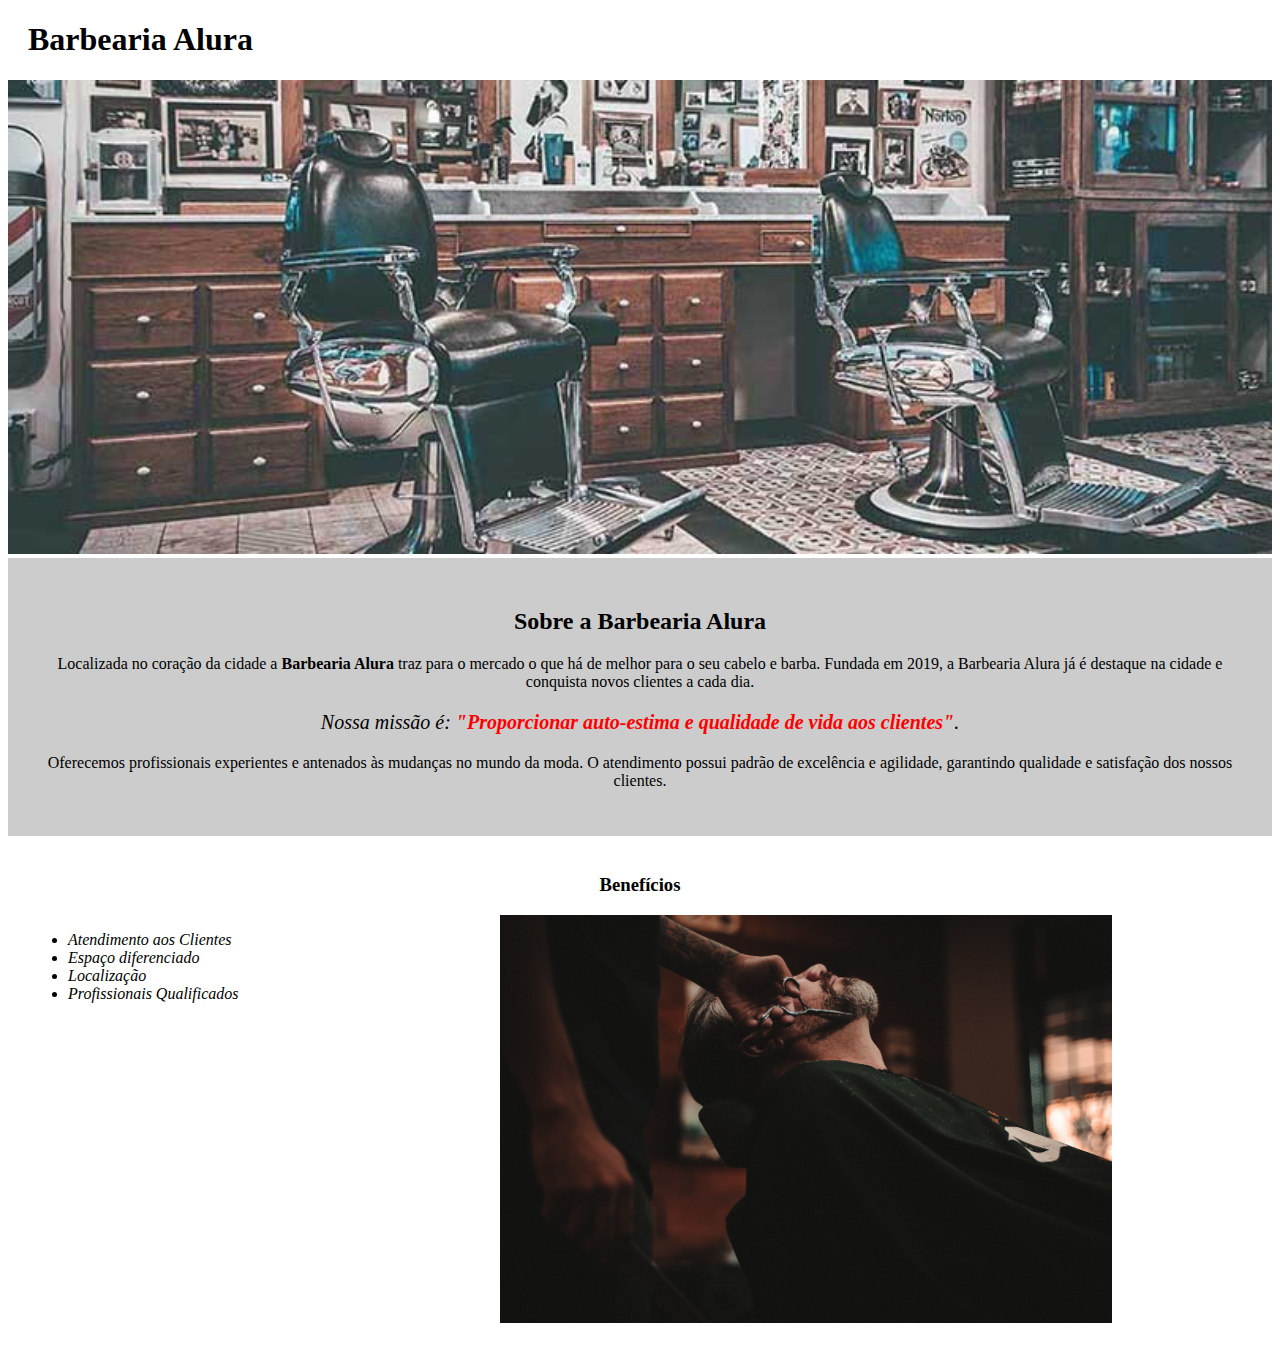
<file: index.html>
<!DOCTYPE html>
<html lang="pt-br">
	<head>
		<meta charset="UTF-8">
		<title>Barbearia Alura</title>
		<link rel="stylesheet" href="style.css">
	</head>

	<body>
		<header>
			<h1 class="titulo-principal">Barbearia Alura</h1>
		</header>
		<img id="banner" src="banner.jpg">
		<div class="principal">
			<h2 class="titulo-centralizado">Sobre a Barbearia Alura</h2>
	 
			<p>Localizada no coração da cidade a <strong>Barbearia Alura</strong> traz para o mercado o que há de melhor para o seu cabelo e barba. Fundada em 2019, a Barbearia Alura já é destaque na cidade e conquista novos clientes a cada dia.</p>

			<p id="missao"><em>Nossa missão é: <strong>"Proporcionar auto-estima e qualidade de vida aos clientes"</strong>.</em></p>

			<p>Oferecemos profissionais experientes e antenados às mudanças no mundo da moda. O atendimento possui padrão de excelência e agilidade, garantindo qualidade e satisfação dos nossos clientes.</p>
		</div>

		<div class="beneficios">
			<h3 class="titulo-centralizado">Benefícios</h3>

			<ul>
				<li class="itens">Atendimento aos Clientes</li>
				<li class="itens">Espaço diferenciado</li>
				<li class="itens">Localização</li>
				<li class="itens">Profissionais Qualificados</li>
			</ul>

			<img src="beneficios.jpg" class="imagembeneficios">
		</div>
	</body>
</html>
</file>
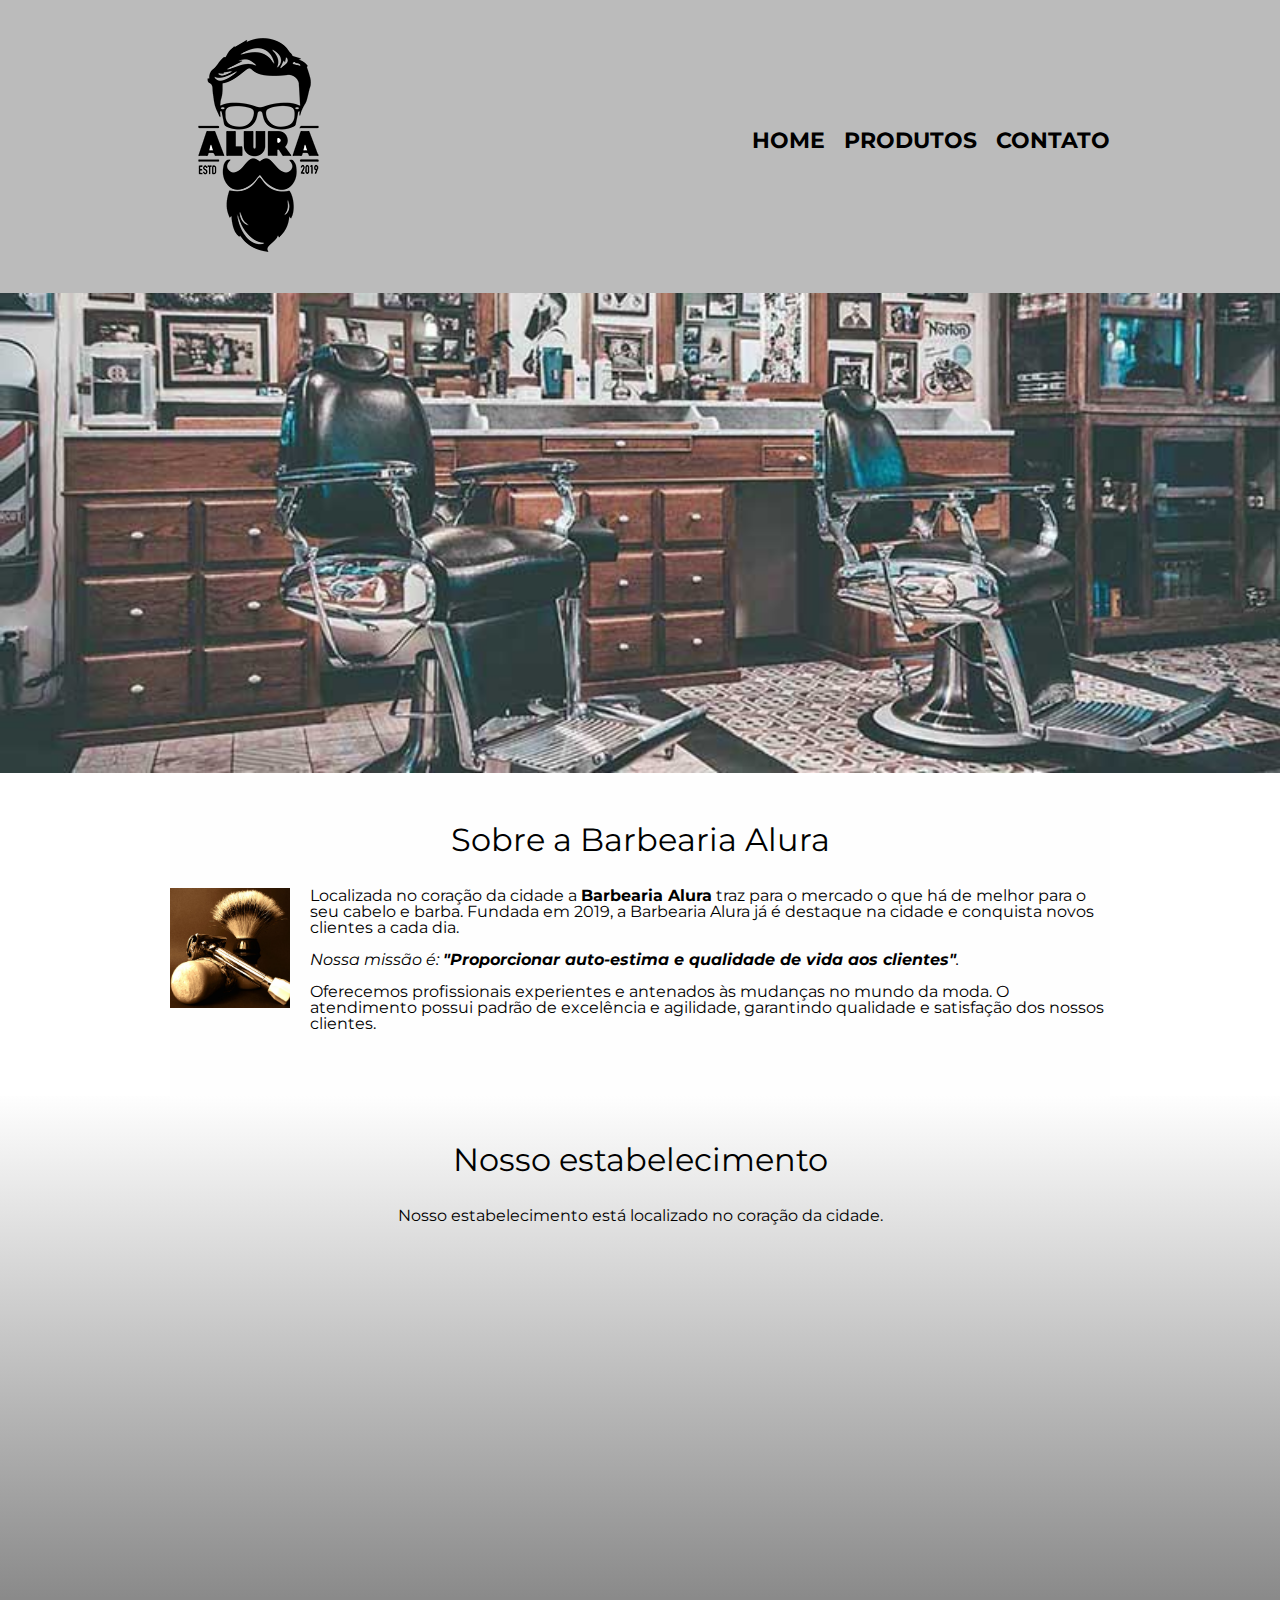
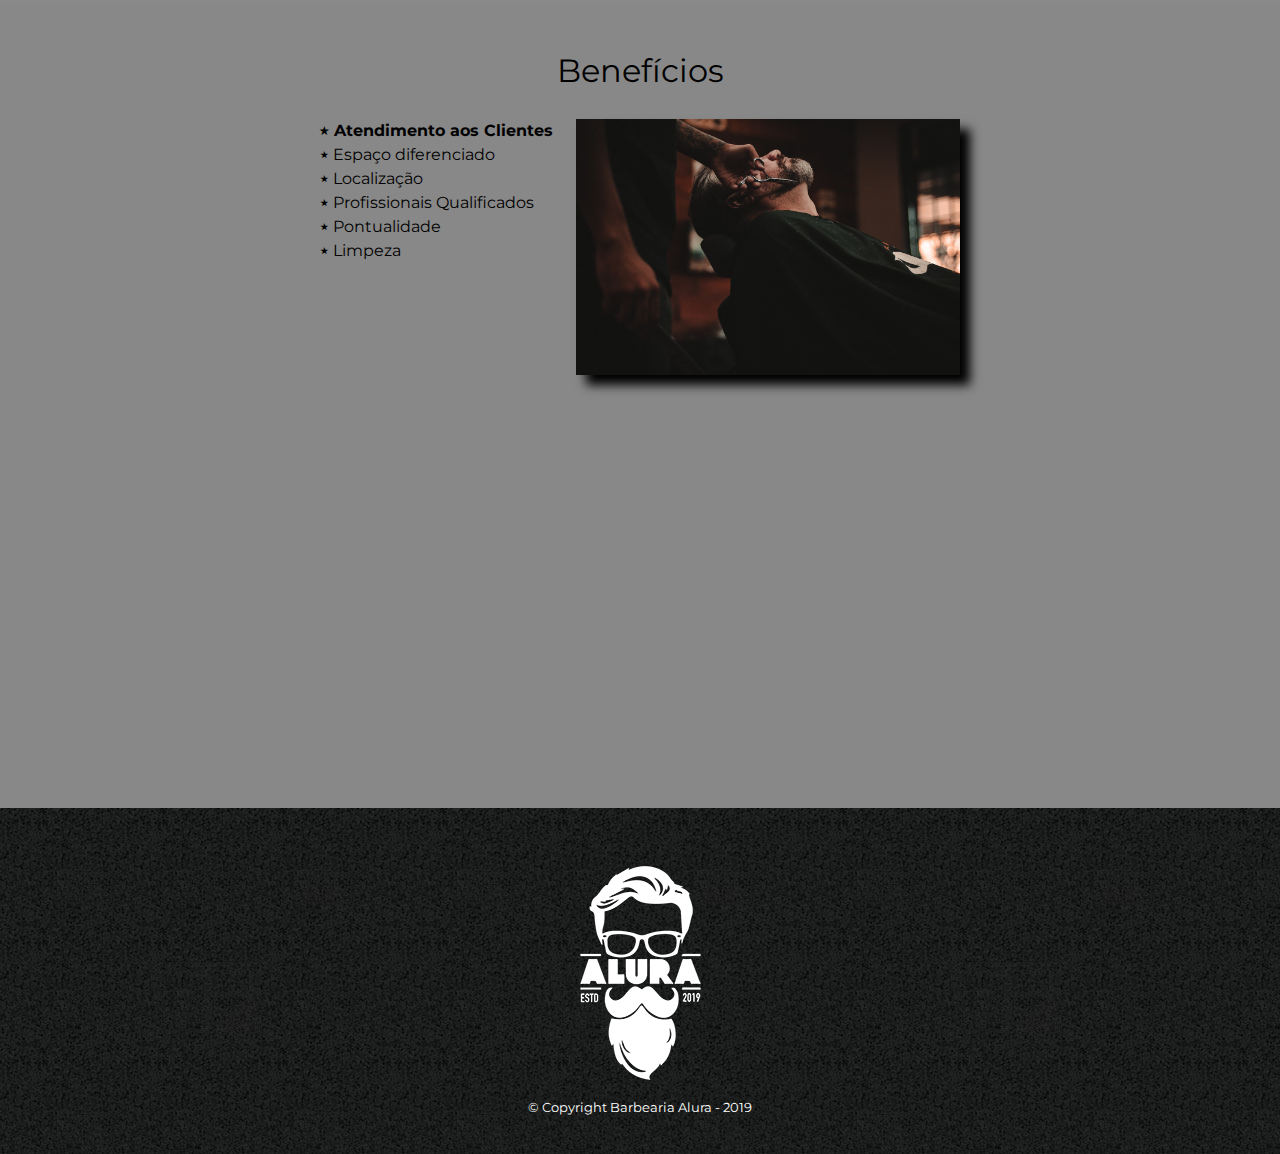
<file: html/index.html>
<!DOCTYPE html>
<html>

<head>
	<meta charset="UTF-8" />
	<meta name="viewport" content="width=device-width">
	<title>Barbearia Alura</title>
	<link rel="stylesheet" href="../css/reset.css" />
	<link rel="stylesheet" href="../css/header.css" />
	<link rel="stylesheet" href="../css/footer.css" />
	<link rel="stylesheet" href="../css/home.css" />
	<link href="https://fonts.googleapis.com/css?family=Montserrat&display=swap" rel="stylesheet">
</head>

<body>
	<header>
		<div class="caixa">
			<h1><img src="../imgs/logo.png"></h1>
			<nav>
				<ul>
					<li><a href='index.html'>Home</a></li>
					<li><a href='produtos.html'>Produtos</a></li>
					<li><a href='contato.html'>Contato</a></li>
				</ul>
			</nav>
		</div>
	</header>

	<img class="banner" src="../imgs/banner.jpg">

	<main>
		<section class="principal">
			<h3 class="titulo-principal">Sobre a Barbearia Alura</h3>

			<img class="utensilios" src="../imgs/utensilios.jpg" alt="Utensilios de um barbeiro.">

			<p>Localizada no coração da cidade a <strong>Barbearia Alura</strong> traz para o mercado o que há de melhor
				para o seu cabelo e barba. Fundada em 2019, a Barbearia Alura já é destaque na cidade e conquista novos
				clientes a cada dia.</p>

			<p><em>Nossa missão é: <strong>"Proporcionar auto-estima e qualidade de vida aos
						clientes"</strong>.</em></p>

			<p>Oferecemos profissionais experientes e antenados às mudanças no mundo da moda. O atendimento possui
				padrão de
				excelência e agilidade, garantindo qualidade e satisfação dos nossos clientes.</p>
		</section>

		<section class="mapa">
			<h3 class="titulo-principal">Nosso estabelecimento</h3>
			<p>Nosso estabelecimento está localizado no coração da cidade.</p>
		
			<div class="mapa-conteudo">
				<iframe src="https://www.google.com/maps/embed?pb=!1m18!1m12!1m3!1d3656.4483278365396!2d-46.63466568562861!3d-23.588249068469487!2m3!1f0!2f0!3f0!3m2!1i1024!2i768!4f13.1!3m3!1m2!1s0x94ce5a2b2ed7f3a1%3A0xab35da2f5ca62674!2sCaelum!5e0!3m2!1spt-BR!2sbr!4v1568814489656!5m2!1spt-BR!2sbr" width="100%" height="300" frameborder="0" style="border:0;" allowfullscreen=""></iframe>
			</div>
		</section>

		<section class="beneficios">
			<h3 class="titulo-principal">Benefícios</h3>

			<div class="conteudo-beneficios">
				<ul class="lista-beneficios">
					<li class="itens">Atendimento aos Clientes</li>
					<li class="itens">Espaço diferenciado</li>
					<li class="itens">Localização</li>
					<li class="itens">Profissionais Qualificados</li>
					<li class="itens">Pontualidade</li>
					<li class="itens">Limpeza</li>
				</ul><img src="../imgs/beneficios.jpg" class="imagem-beneficios">
			</div>

			<div class="video">
				<iframe width="100%" height="315" src="https://www.youtube.com/embed/wcVVXUV0YUY" frameborder="0" allow="accelerometer; autoplay; encrypted-media; gyroscope; picture-in-picture" allowfullscreen></iframe>
			</div>

		</section>
	</main>

	<footer>
		<img src='../imgs/logo-branco.png' />
		<p class='copyright'>&copy; Copyright Barbearia Alura - 2019</p>
	</footer>
</body>

</html>
</file>
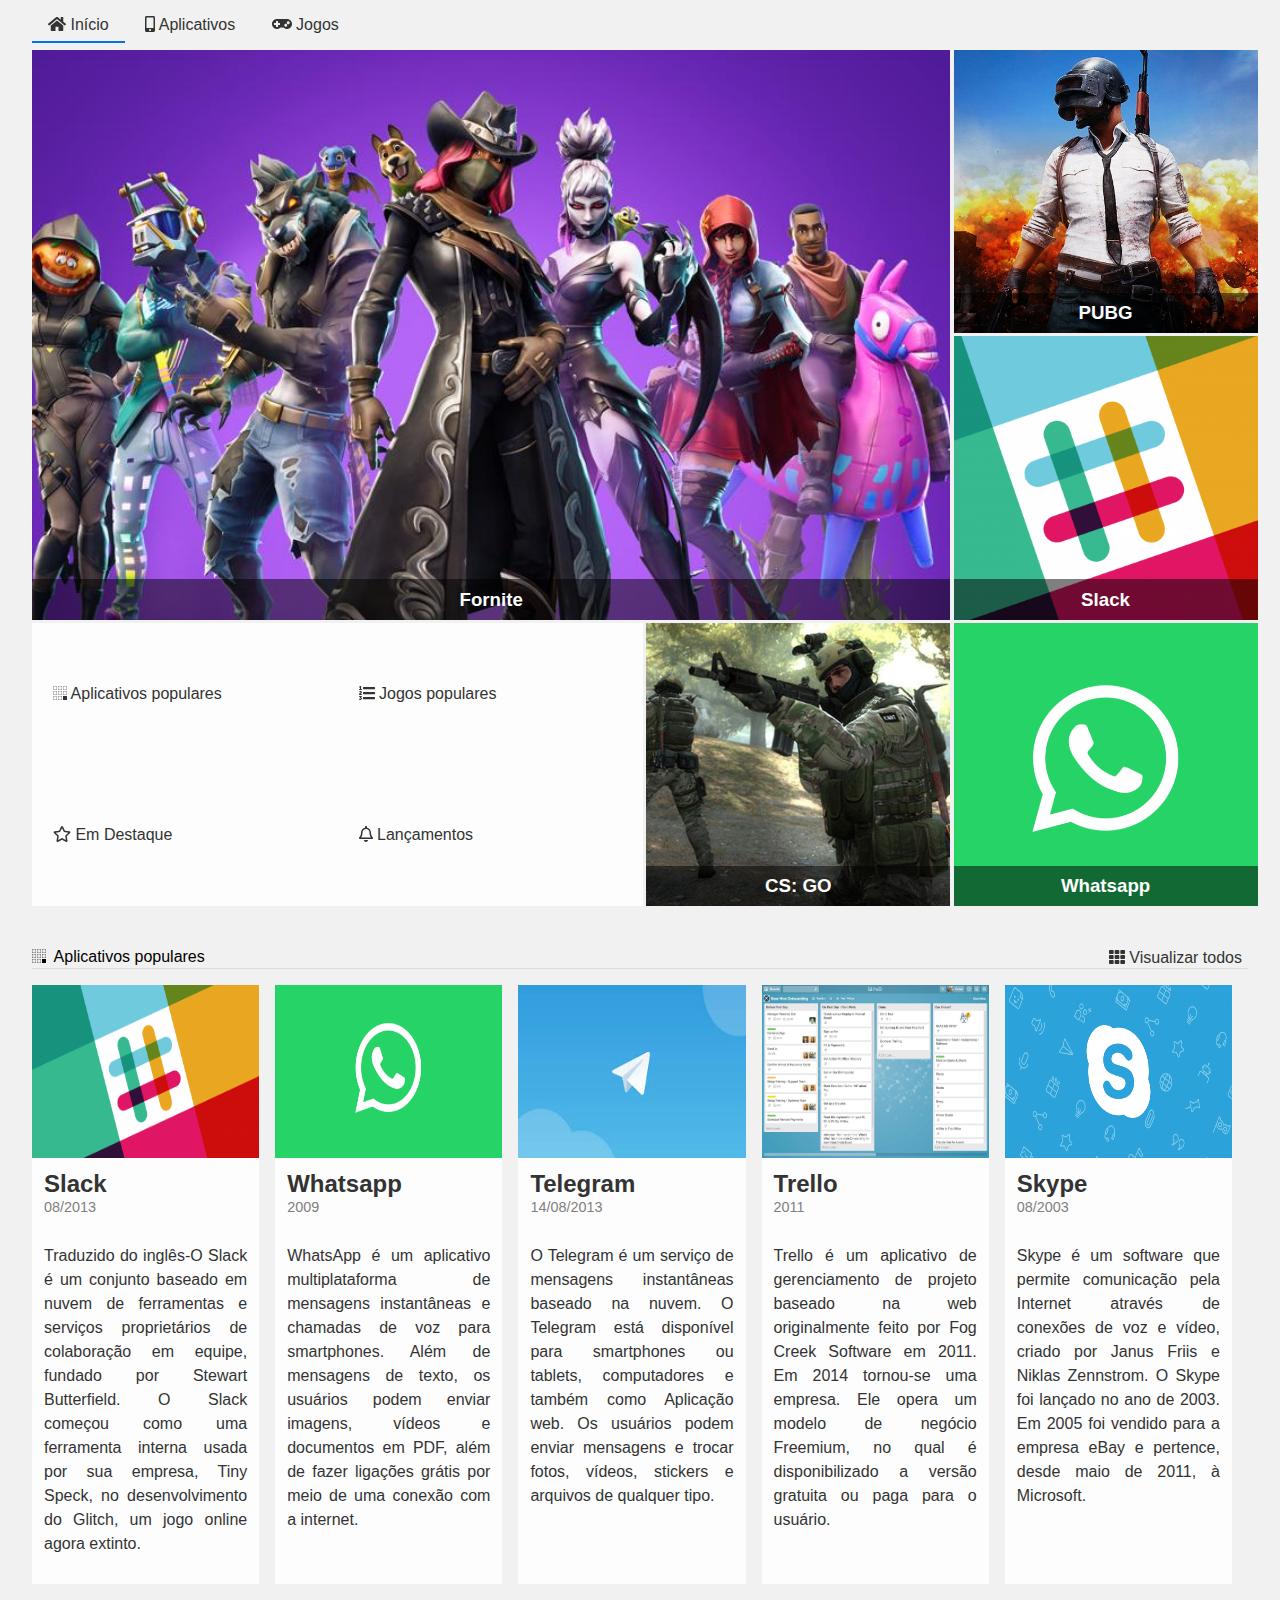
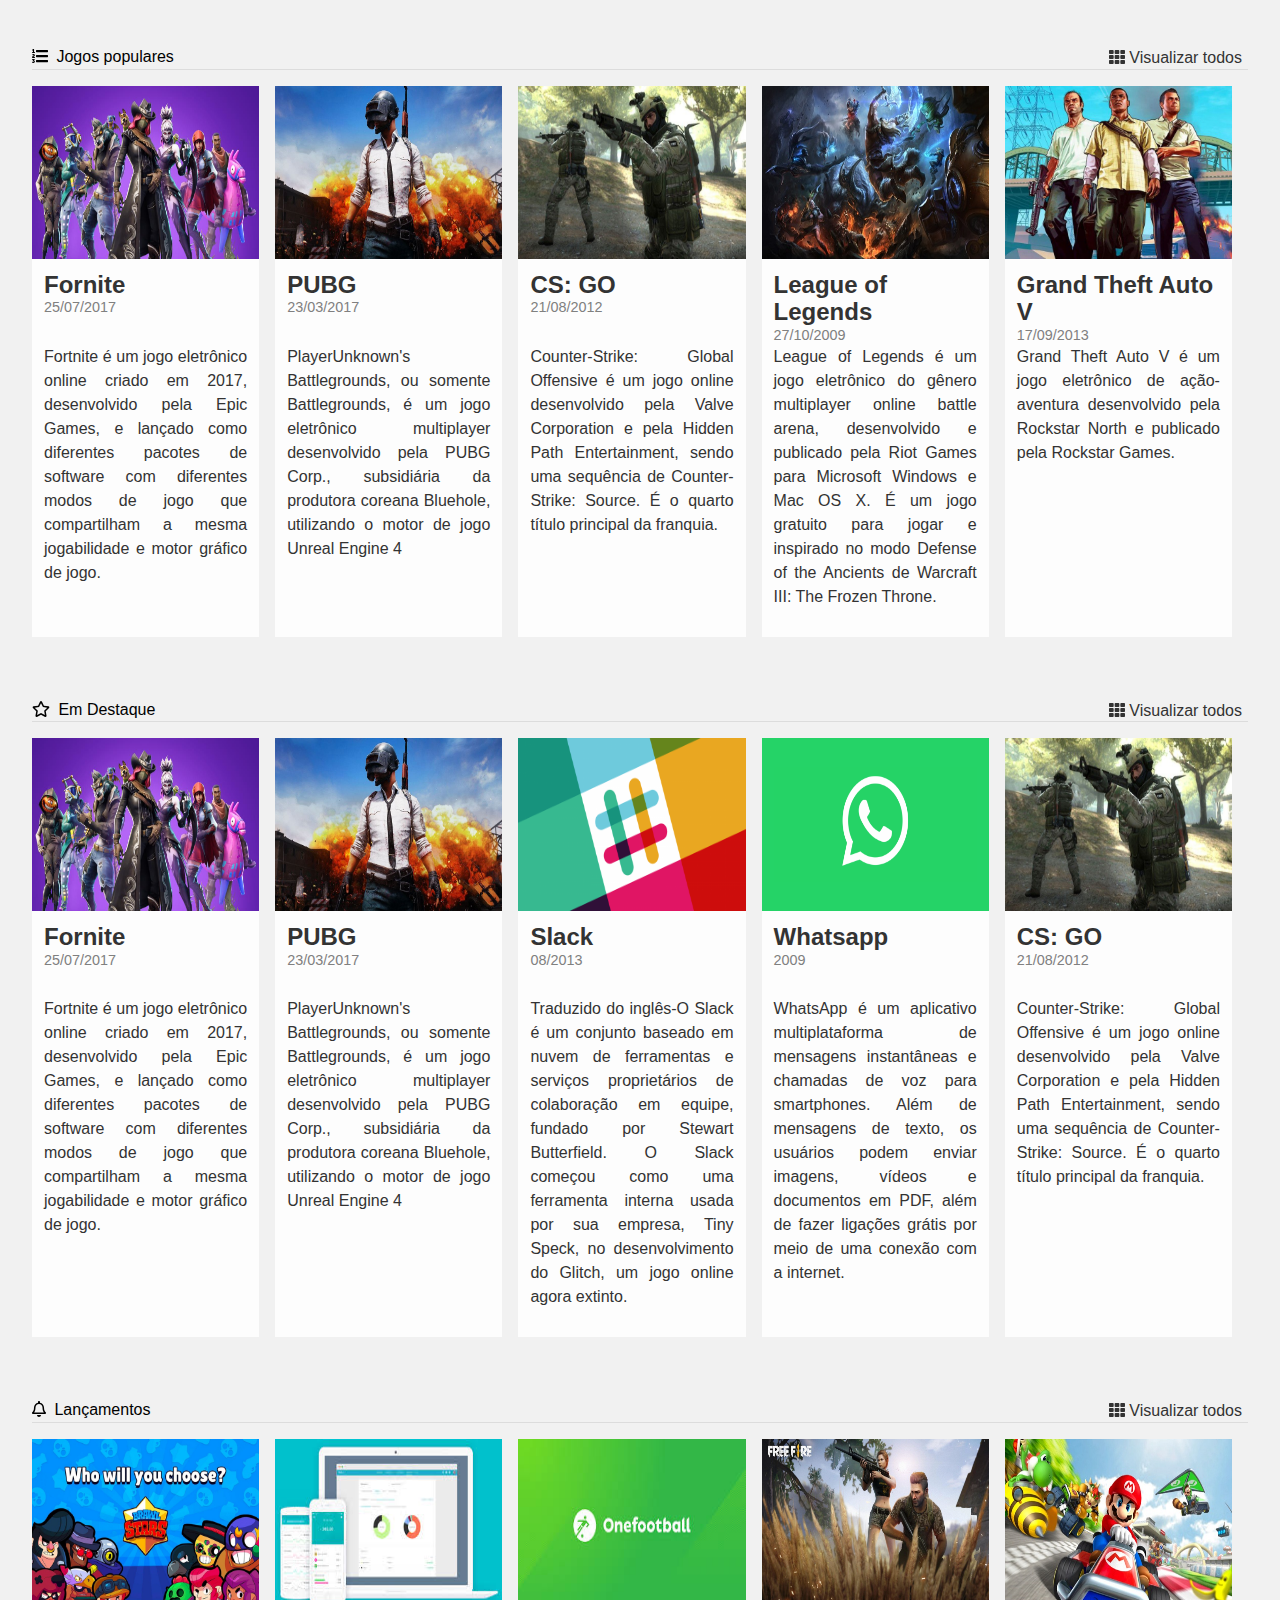
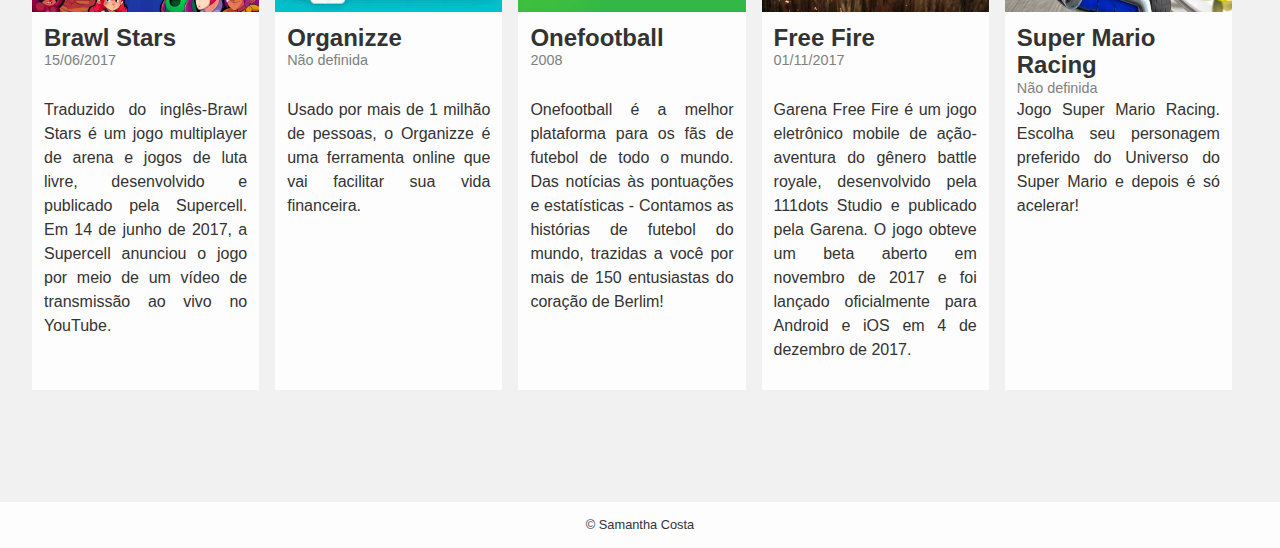
<file: store/index.html>
<!DOCTYPE html>
<html lang="en">

<head>
    <meta charset="UTF-8">
    <meta name="viewport" content="width=device-width, initial-scale=1.0">
    <meta http-equiv="X-UA-Compatible" content="ie=edge">
    <title>Alura Store | Baixe nossos aplicativos e jogos</title>
    <link href="./assets/css/normalize.css" rel="stylesheet">
    <link href="./assets/css/reset.css" rel="stylesheet">
    <link href="./assets/css/style.css" rel="stylesheet">
    <link href="./assets/css/menu.css" rel="stylesheet">
    <link href="./assets/css/destaques.css" rel="stylesheet">
    <link href="./assets/css/populares.css" rel="stylesheet">
    <link href="./assets/css/responsivo.css" rel="stylesheet">
</head>

<body class="app">
    <header class="cabecalho">
        <nav class="menu">
            <ul class="menu__lista">
                <li class="menu__item">
                    <a class="menu__link ativo" href="#"><i class="fas fa-home"></i> Início</a>
                    <a class="menu__link" href="#"><i class="fas fa-mobile-alt"></i> Aplicativos</a>
                    <a class="menu__link" href="#"><i class="fas fa-gamepad"></i> Jogos</a>
                </li>
            </ul>
        </nav>
    </header>
    <main class="conteudo">
        <section class="destaques">
            <div class="destaques__principal caixa">
                <h3 class="destaques__titulo">Fornite</h3>
            </div>
            <div class="destaques__secundario caixa">
                <h3 class="destaques__titulo">PUBG</h3>
            </div>
            <div class="destaques__secundario caixa">
                <h3 class="destaques__titulo">Slack</h3>
            </div>
            <div class="destaques__secundario caixa">
                <h3 class="destaques__titulo">Whatsapp</h3>
            </div>
            <div class="destaques__secundario caixa">
                <h3 class="destaques__titulo">CS: GO</h3>
            </div>
            <div class="destaques__categorias">
                <ul class="destaques__categorias___lista">
                    <li class="destaques__categorias___item">
                        <a class="destaques__categorias___link" href="#">
                            <i class="destaques__categorias___icone fab fa-buromobelexperte"></i>
                            Aplicativos populares
                        </a>
                    </li>
                    <li class="destaques__categorias___item">
                        <a class="destaques__categorias___link" href="#">
                            <i class="fas fa-list-ol"></i>
                            Jogos populares
                        </a>
                    </li>
                    <li class="destaques__categorias___item">
                        <a class="destaques__categorias___link" href="#">
                            <i class="far fa-star"></i>
                            Em Destaque
                        </a>
                    </li>
                    <li class="destaques__categorias___item">
                        <a class="destaques__categorias___link" href="#">
                            <i class="far fa-bell"></i>
                            Lançamentos
                        </a>
                    </li>
                </ul>
            </div>
        </section>
        <section class="populares">
            <div class="populares__itens">
                <div class="populares__info">
                    <div class="populares__cabecalho">
                        <h4 class="populares__titulo">
                            <i class="populares__icone fab fa-buromobelexperte"></i> Aplicativos populares
                        </h4>
                        <button class="populares__botao">
                            <i class="fas fa-th"></i> Visualizar todos
                        </button>
                    </div>
                </div>
                <div class="populares__conteudo">
                    <div class="populares__card">
                        <img class="populares__card___imagem" src="./assets/img/slack.png">
                        <div class="populares__card___corpo">
                            <div class="populares__card___cabecalho">
                                <h5 class="populares__card___titulo">Slack</h5>
                                <time class="populares__card___data" datetime="2013-08-01">08/2013</time>
                            </div>
                            <div class="populares__card___descricao">
                                Traduzido do inglês-O Slack é um conjunto baseado em nuvem de ferramentas e serviços proprietários de colaboração em equipe, fundado por Stewart Butterfield. O Slack começou como uma ferramenta interna usada por sua empresa, Tiny Speck, no desenvolvimento do Glitch, um jogo online agora extinto.
                            </div>
                        </div>
                    </div>
                    <div class="populares__card">
                        <img class="populares__card___imagem" src="./assets/img/whatsapp.png">
                        <div class="populares__card___corpo">
                            <div class="populares__card___cabecalho">
                                <h5 class="populares__card___titulo">Whatsapp</h5>
                                <time class="populares__card___data" datetime="20090-01-01">2009</time>
                            </div>
                            <div class="populares__card___descricao">
                                WhatsApp é um aplicativo multiplataforma de mensagens instantâneas e chamadas de voz para smartphones. Além de mensagens de texto, os usuários podem enviar imagens, vídeos e documentos em PDF, além de fazer ligações grátis por meio de uma conexão com a internet.
                            </div>
                        </div>
                    </div>
                    <div class="populares__card">
                        <img class="populares__card___imagem" src="./assets/img/telegram.jpeg">
                        <div class="populares__card___corpo">
                            <div class="populares__card___cabecalho">
                                <h5 class="populares__card___titulo">Telegram</h5>
                                <time class="populares__card___data" datetime="2013-08-14">14/08/2013</time>
                            </div>
                            <div class="populares__card___descricao">
                                O Telegram é um serviço de mensagens instantâneas baseado na nuvem. O Telegram está disponível para smartphones ou tablets, computadores e também como Aplicação web. Os usuários podem enviar mensagens e trocar fotos, vídeos, stickers e arquivos de qualquer tipo.
                            </div>
                        </div>
                    </div>
                    <div class="populares__card">
                        <img class="populares__card___imagem" src="./assets/img/trello.jpg">
                        <div class="populares__card___corpo">
                            <div class="populares__card___cabecalho">
                                <h5 class="populares__card___titulo">Trello</h5>
                                <time class="populares__card___data" datetime="2011-01-01">2011</time>
                            </div>
                            <div class="populares__card___descricao">
                                Trello é um aplicativo de gerenciamento de projeto baseado na web originalmente feito por Fog Creek Software em 2011. Em 2014 tornou-se uma empresa. Ele opera um modelo de negócio Freemium, no qual é disponibilizado a versão gratuita ou paga para o usuário.
                            </div>
                        </div>
                    </div>
                    <div class="populares__card">
                        <img class="populares__card___imagem" src="./assets/img/skype.png">
                        <div class="populares__card___corpo">
                            <div class="populares__card___cabecalho">
                                <h5 class="populares__card___titulo">Skype</h5>
                                <time class="populares__card___data" datetime="2003-08-01">08/2003</time>
                            </div>
                            <div class="populares__card___descricao">
                                Skype é um software que permite comunicação pela Internet através de conexões de voz e vídeo, criado por Janus Friis e Niklas Zennstrom. O Skype foi lançado no ano de 2003. Em 2005 foi vendido para a empresa eBay e pertence, desde maio de 2011, à Microsoft.
                            </div>
                        </div>
                    </div>
                </div>
            </div>
            <div class="populares__itens">
                <div class="populares__info">
                    <div class="populares__cabecalho">
                        <h4 class="populares__titulo">
                            <i class="populares__icone fas fa-list-ol"></i>
                            Jogos populares
                        </h4>
                        <button class="populares__botao">
                            <i class="fas fa-th"></i>
                            Visualizar todos
                        </button>
                    </div>
                </div>
                <div class="populares__conteudo">
                    <div class="populares__card">
                        <img class="populares__card___imagem" src="./assets/img/fortnite.jpg">
                        <div class="populares__card___corpo">
                            <div class="populares__card___cabecalho">
                                <h5 class="populares__card___titulo">Fornite</h5>
                                <time class="populares__card___data" datetime="2017-07-25">25/07/2017</time>
                            </div>
                            <div class="populares__card___descricao">
                                Fortnite é um jogo eletrônico online criado em 2017, desenvolvido pela Epic Games, e lançado como diferentes pacotes de software com diferentes modos de jogo que compartilham a mesma jogabilidade e motor gráfico de jogo.
                            </div>
                        </div>
                    </div>
                    <div class="populares__card">
                        <img class="populares__card___imagem" src="./assets/img/pubg.jpg">
                        <div class="populares__card___corpo">
                            <div class="populares__card___cabecalho">
                                <h5 class="populares__card___titulo">PUBG</h5>
                                <time class="populares__card___data" datetime="2017-03-23">23/03/2017</time>
                            </div>
                            <div class="populares__card___descricao">
                                PlayerUnknown's Battlegrounds, ou somente Battlegrounds, é um jogo eletrônico multiplayer desenvolvido pela PUBG Corp., subsidiária da produtora coreana Bluehole, utilizando o motor de jogo Unreal Engine 4
                            </div>
                        </div>
                    </div>
                    <div class="populares__card">
                        <img class="populares__card___imagem" src="./assets/img/cs-go.jpg">
                        <div class="populares__card___corpo">
                            <div class="populares__card___cabecalho">
                                <h5 class="populares__card___titulo">CS: GO</h5>
                                <time class="populares__card___data" datetime="2012-08-21">21/08/2012</time>
                            </div>
                            <div class="populares__card___descricao">
                                Counter-Strike: Global Offensive é um jogo online desenvolvido pela Valve Corporation e pela Hidden Path Entertainment, sendo uma sequência de Counter-Strike: Source. É o quarto título principal da franquia.
                            </div>
                        </div>
                    </div>
                    <div class="populares__card">
                        <img class="populares__card___imagem" src="./assets/img/lol.jpg">
                        <div class="populares__card___corpo">
                            <div class="populares__card___cabecalho">
                                <h5 class="populares__card___titulo">League of Legends</h5>
                                <time class="populares__card___data" datetime="2009-10-27">27/10/2009</time>
                            </div>
                            <div class="populares__card___descricao">
                                League of Legends é um jogo eletrônico do gênero multiplayer online battle arena, desenvolvido e publicado pela Riot Games para Microsoft Windows e Mac OS X. É um jogo gratuito para jogar e inspirado no modo Defense of the Ancients de Warcraft III: The Frozen Throne.
                            </div>
                        </div>
                    </div>
                    <div class="populares__card">
                        <img class="populares__card___imagem" src="./assets/img/gta-v.jpg">
                        <div class="populares__card___corpo">
                            <div class="populares__card___cabecalho">
                                <h5 class="populares__card___titulo">Grand Theft Auto V</h5>
                                <time class="populares__card___data" datetime="2013-09-17">17/09/2013</time>
                            </div>
                            <div class="populares__card___descricao">
                                Grand Theft Auto V é um jogo eletrônico de ação-aventura desenvolvido pela Rockstar North e publicado pela Rockstar Games.
                            </div>
                        </div>
                    </div>
                </div>
            </div>
            <div class="populares__itens">
                <div class="populares__info">
                    <div class="populares__cabecalho">
                        <h4 class="populares__titulo">
                            <i class="populares__icone far fa-star"></i>
                            Em Destaque
                        </h4>
                        <button class="populares__botao">
                            <i class="fas fa-th"></i>
                            Visualizar todos
                        </button>
                    </div>
                </div>
                <div class="populares__conteudo">
                    <div class="populares__card">
                        <img class="populares__card___imagem" src="./assets/img/fortnite.jpg">
                        <div class="populares__card___corpo">
                            <div class="populares__card___cabecalho">
                                <h5 class="populares__card___titulo">Fornite</h5>
                                <time class="populares__card___data" datetime="2017-07-25">25/07/2017</time>
                            </div>
                            <div class="populares__card___descricao">
                                Fortnite é um jogo eletrônico online criado em 2017, desenvolvido pela Epic Games, e lançado como diferentes pacotes de software com diferentes modos de jogo que compartilham a mesma jogabilidade e motor gráfico de jogo.
                            </div>
                        </div>
                    </div>
                    <div class="populares__card">
                        <img class="populares__card___imagem" src="./assets/img/pubg.jpg">
                        <div class="populares__card___corpo">
                            <div class="populares__card___cabecalho">
                                <h5 class="populares__card___titulo">PUBG</h5>
                                <time class="populares__card___data" datetime="2017-03-23">23/03/2017</time>
                            </div>
                            <div class="populares__card___descricao">
                                PlayerUnknown's Battlegrounds, ou somente Battlegrounds, é um jogo eletrônico multiplayer desenvolvido pela PUBG Corp., subsidiária da produtora coreana Bluehole, utilizando o motor de jogo Unreal Engine 4
                            </div>
                        </div>
                    </div>
                    <div class="populares__card">
                        <img class="populares__card___imagem" src="./assets/img/slack.png">
                        <div class="populares__card___corpo">
                            <div class="populares__card___cabecalho">
                                <h5 class="populares__card___titulo">Slack</h5>
                                <time class="populares__card___data" datetime="2013-08-01">08/2013</time>
                            </div>
                            <div class="populares__card___descricao">
                                Traduzido do inglês-O Slack é um conjunto baseado em nuvem de ferramentas e serviços proprietários de colaboração em equipe, fundado por Stewart Butterfield. O Slack começou como uma ferramenta interna usada por sua empresa, Tiny Speck, no desenvolvimento do Glitch, um jogo online agora extinto.
                            </div>
                        </div>
                    </div>
                    <div class="populares__card">
                        <img class="populares__card___imagem" src="./assets/img/whatsapp.png">
                        <div class="populares__card___corpo">
                            <div class="populares__card___cabecalho">
                                <h5 class="populares__card___titulo">Whatsapp</h5>
                                <time class="populares__card___data" datetime="20090-01-01">2009</time>
                            </div>
                            <div class="populares__card___descricao">
                                WhatsApp é um aplicativo multiplataforma de mensagens instantâneas e chamadas de voz para smartphones. Além de mensagens de texto, os usuários podem enviar imagens, vídeos e documentos em PDF, além de fazer ligações grátis por meio de uma conexão com a internet.
                            </div>
                        </div>
                    </div>
                    <div class="populares__card">
                        <img class="populares__card___imagem" src="./assets/img/cs-go.jpg"> 
                        <div class="populares__card___corpo">
                            <div class="populares__card___cabecalho">
                                <h5 class="populares__card___titulo">CS: GO</h5>
                                <time class="populares__card___data" datetime="2012-08-21">21/08/2012</time>
                            </div>
                            <div class="populares__card___descricao">
                                Counter-Strike: Global Offensive é um jogo online desenvolvido pela Valve Corporation e pela Hidden Path Entertainment, sendo uma sequência de Counter-Strike: Source. É o quarto título principal da franquia.
                            </div>
                        </div>
                    </div>
                </div>
            </div>
            <div class="populares__itens">
                <div class="populares__info">
                    <div class="populares__cabecalho">
                        <h4 class="populares__titulo">
                            <i class="populares__icone far fa-bell"></i>
                            Lançamentos
                        </h4>
                        <button class="populares__botao">
                            <i class="fas fa-th"></i>
                            Visualizar todos
                        </button>
                    </div>
                </div>
                <div class="populares__conteudo">
                    <div class="populares__card">
                        <img class="populares__card___imagem" src="./assets/img/brawl-stars.jpg"> 
                        <div class="populares__card___corpo">
                            <div class="populares__card___cabecalho">
                                <h5 class="populares__card___titulo">Brawl Stars</h5>
                                <time class="populares__card___data" datetime="2017-06-15">15/06/2017</time>
                            </div>
                            <div class="populares__card___descricao">
                                Traduzido do inglês-Brawl Stars é um jogo multiplayer de arena e jogos de luta livre, desenvolvido e publicado pela Supercell. Em 14 de junho de 2017, a Supercell anunciou o jogo por meio de um vídeo de transmissão ao vivo no YouTube.
                            </div>
                        </div>
                    </div>
                    <div class="populares__card">
                        <img class="populares__card___imagem" src="./assets/img/organizze.jpeg"> 
                        <div class="populares__card___corpo">
                            <div class="populares__card___cabecalho">
                                <h5 class="populares__card___titulo">Organizze</h5>
                                <time class="populares__card___data" datetime="">Não definida</time>
                            </div>
                            <div class="populares__card___descricao">
                                Usado por mais de 1 milhão de pessoas, o Organizze é uma ferramenta online que vai facilitar sua vida financeira.  
                            </div>
                        </div>
                    </div>
                    <div class="populares__card">
                        <img class="populares__card___imagem" src="./assets/img/onefotball.jpeg"> 
                        <div class="populares__card___corpo">
                            <div class="populares__card___cabecalho">
                                <h5 class="populares__card___titulo">Onefootball</h5>
                                <time class="populares__card___data" datetime="2008-01-01">2008</time>
                            </div>
                            <div class="populares__card___descricao">
                                Onefootball é a melhor plataforma para os fãs de futebol de todo o mundo. Das notícias às pontuações e estatísticas - Contamos as histórias de futebol do mundo, trazidas a você por mais de 150 entusiastas do coração de Berlim!
                            </div>
                        </div>
                    </div>
                    <div class="populares__card">
                        <img class="populares__card___imagem" src="./assets/img/free-fire.jpg"> 
                        <div class="populares__card___corpo">
                            <div class="populares__card___cabecalho">
                                <h5 class="populares__card___titulo">Free Fire</h5>
                                <time class="populares__card___data" datetime="2017-11-01">01/11/2017</time>
                            </div>
                            <div class="populares__card___descricao">
                                Garena Free Fire é um jogo eletrônico mobile de ação-aventura do gênero battle royale, desenvolvido pela 111dots Studio e publicado pela Garena. O jogo obteve um beta aberto em novembro de 2017 e foi lançado oficialmente para Android e iOS em 4 de dezembro de 2017.
                            </div>
                        </div>
                    </div>
                    <div class="populares__card">
                        <img class="populares__card___imagem" src="./assets/img/mario-kart.jpg"> 
                        <div class="populares__card___corpo">
                            <div class="populares__card___cabecalho">
                                <h5 class="populares__card___titulo">Super Mario Racing</h5>
                                <time class="populares__card___data" datetime="">Não definida</time>
                            </div>
                            <div class="populares__card___descricao">
                                Jogo Super Mario Racing. Escolha seu personagem preferido do Universo do Super Mario e depois é só acelerar!
                            </div>
                        </div>
                    </div>
                </div>
            </div>
        </section>
    </main>
    <footer class="rodape">&copy; Samantha Costa</footer>
    <script src="./assets/js/fontawesome.all.min.js"></script>
</body>

</html>
</file>
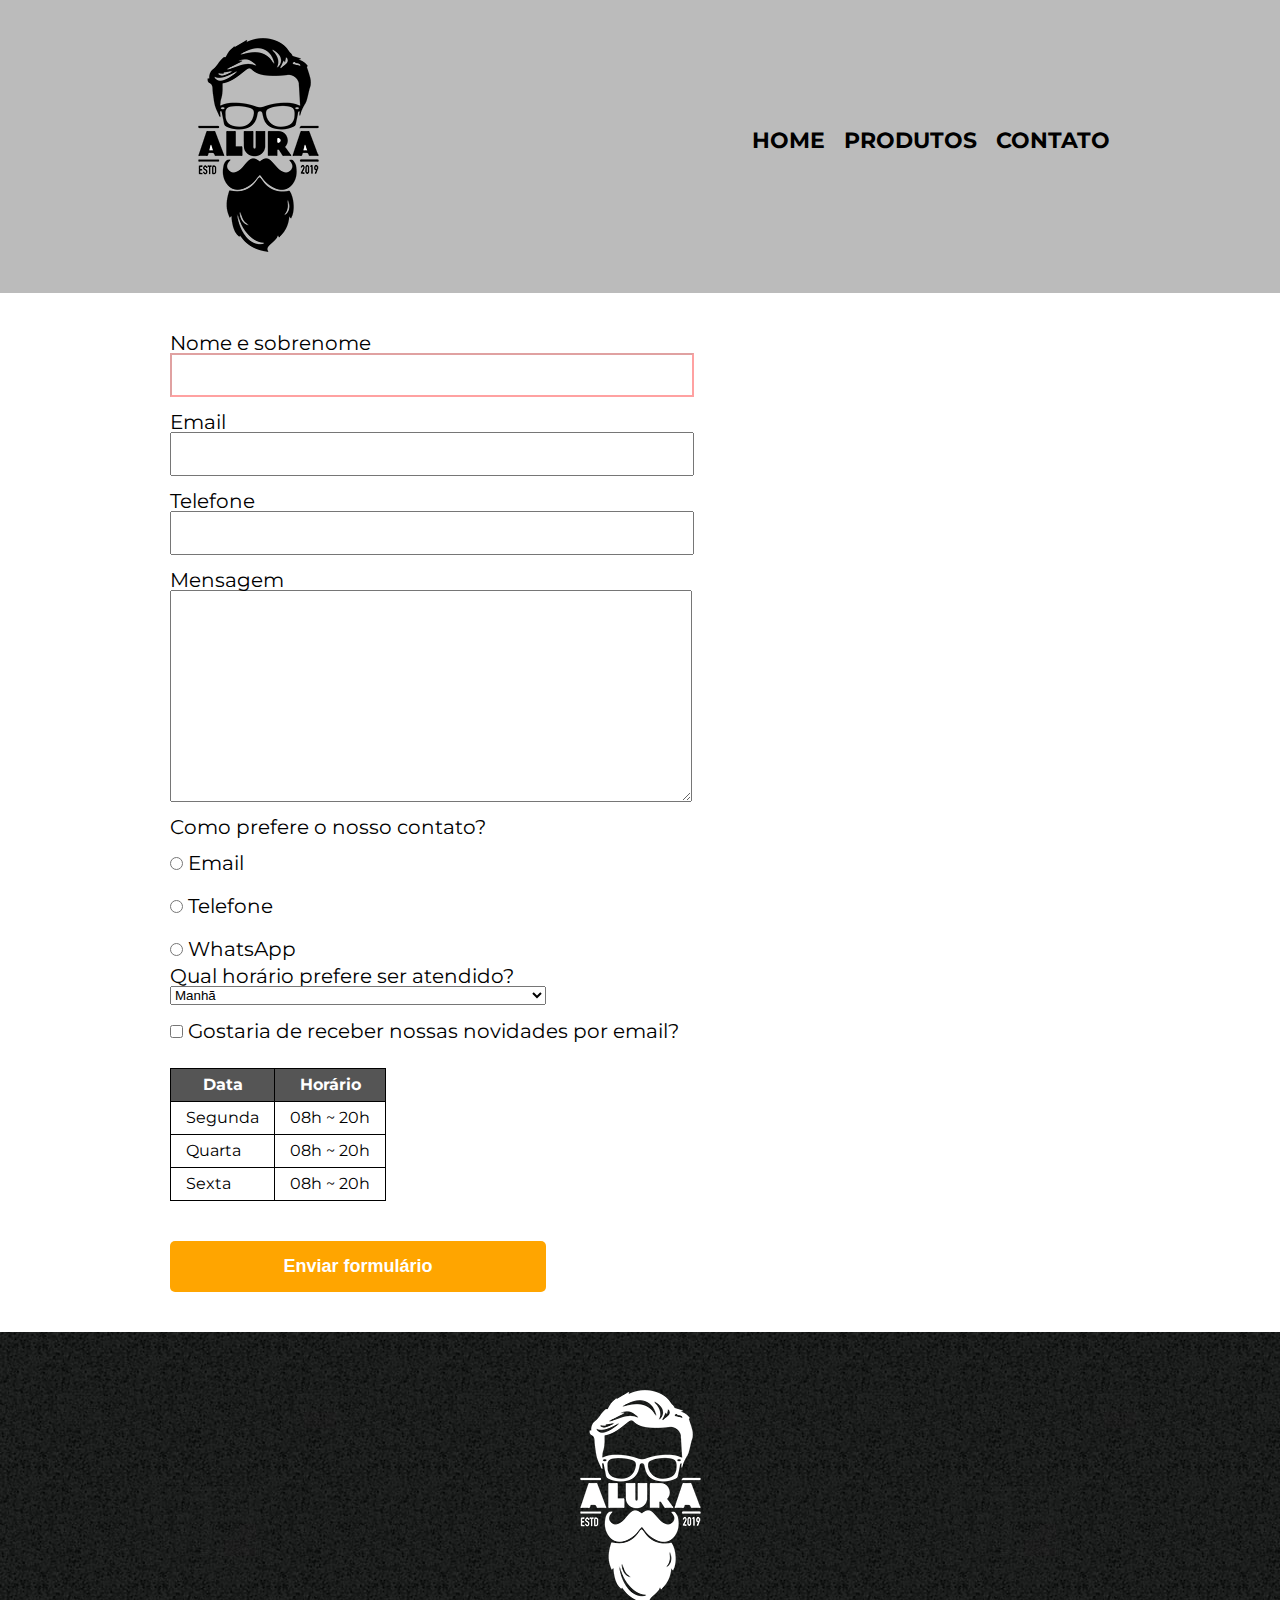
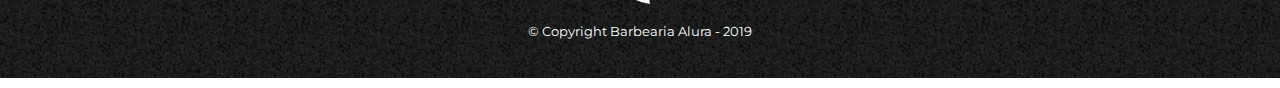
<file: html/contato.html>
<!DOCTYPE html>
<html>

<head>
    <meta charset="UTF-8" />
	<meta name="viewport" content="width=device-width">
    <title>Contatos - Barbearia Alura</title>
    <link rel="stylesheet" href="../css/reset.css" />
    <link rel="stylesheet" href="../css/header.css" />
    <link rel="stylesheet" href="../css/footer.css" />
    <link rel="stylesheet" href="../css/contato.css" />
    <link href="https://fonts.googleapis.com/css?family=Montserrat&display=swap" rel="stylesheet">
</head>

<body>
    <header>
        <div class="caixa">
            <h1><img src="../imgs/logo.png"></h1>
            <nav>
                <ul>
                    <li><a href='index.html'>Home</a></li>
                    <li><a href='produtos.html'>Produtos</a></li>
                    <li><a href='contato.html'>Contato</a></li>
                </ul>
            </nav>
        </div>
    </header>
    <main>
        <form>
            <label for="nomesobrenome" >Nome e sobrenome</label>
            <input type="text" id="nomesobrenome" required>
    
            <label for="email" class="text">Email</label>
            <input type="email" id="email">
    
            <label for="telefone" class="text">Telefone</label>
            <input type="text" id="telefone">

            <label for="mensagem" class="text">Mensagem</label>
            <textarea cols="70" rows="10" id="mensagem"></textarea>

            <fieldset>
                <legend>Como prefere o nosso contato?</legend>
                <label for="radio-email">
                    <input type="radio" name="contato" value="email" id="radio-email"> Email
                </label>
            
                <label for="radio-telefone">
                    <input type="radio" name="contato" value="telefone" id="radio-telefone"> Telefone
                </label>
            
                <label for="radio-whatsapp">
                    <input type="radio" name="contato" value="whatsapp" id="radio-whatsapp"> WhatsApp
                </label>
            </fieldset>

            <fieldset>
                <legend>Qual horário prefere ser atendido?</legend>
                <select>
                    <option>Manhã</option>
                    <option>Tarde</option>
                    <option>Noite</option>
                </select>
            </fieldset>

            <label for="checkbox"><input type="checkbox" id="checkbox"> Gostaria de receber nossas novidades por email?</label>
            
            <table>
                <thead>
                    <tr>
                        <th>Data</th>
                        <th>Horário</th>
                    </tr>
                </thead>
                <tbody>
                    <tr>
                        <td>Segunda</td>
                        <td>08h ~ 20h</td>
                    </tr>
                    <tr>
                        <td>Quarta</td>
                        <td>08h ~ 20h</td>
                    </tr>
                    <tr>
                        <td>Sexta</td>
                        <td>08h ~ 20h</td>
                    </tr>
                </tbody>
            </table>

            <input type="submit" value="Enviar formulário">
        </form>
    </main>
    <footer>
        <img src='../imgs/logo-branco.png'/>
        <p class='copyright'>&copy; Copyright Barbearia Alura - 2019</p>
    </footer>
</body>

</html>
</file>
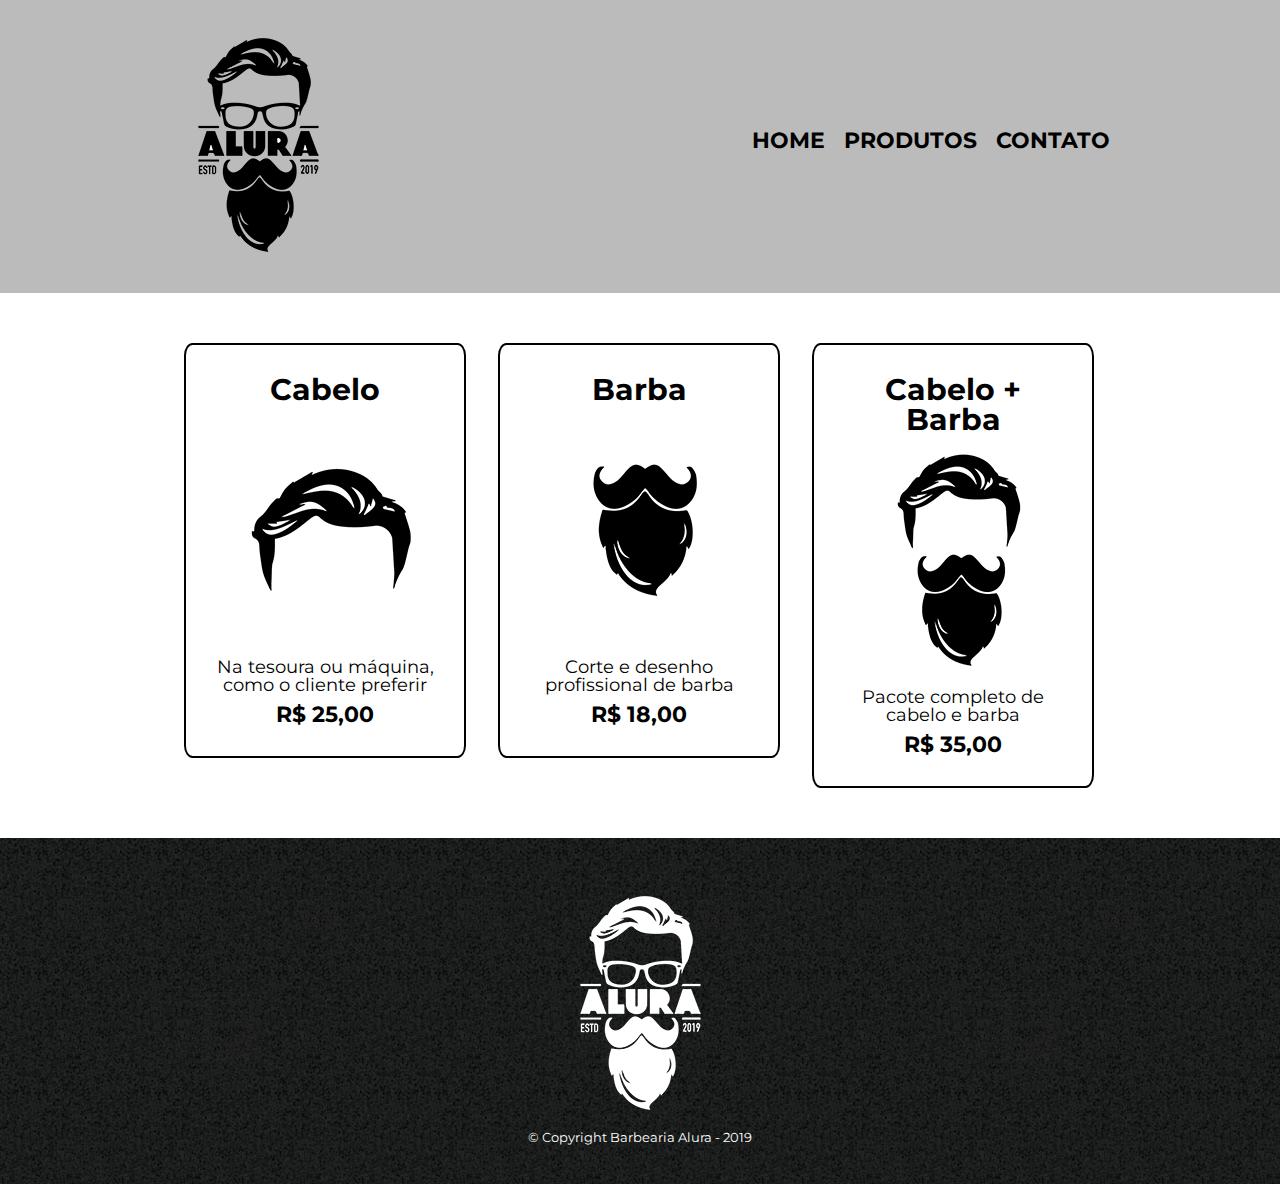
<file: html/produtos.html>
<!DOCTYPE html>
<html>

<head>
    <meta charset="UTF-8" />
	<meta name="viewport" content="width=device-width">
    <title>Produtos - Barbearia Alura</title>
    <link rel="stylesheet" href="../css/reset.css" />
    <link rel="stylesheet" href="../css/header.css" />
    <link rel="stylesheet" href="../css/footer.css" />
    <link rel="stylesheet" href="../css/produtos.css" />
    <link href="https://fonts.googleapis.com/css?family=Montserrat&display=swap" rel="stylesheet">
</head>

<body>
    <header>
        <div class="caixa">
            <h1><img src="../imgs/logo.png"></h1>
            <nav>
                <ul>
                    <li><a href='index.html'>Home</a></li>
                    <li><a href='produtos.html'>Produtos</a></li>
                    <li><a href='contato.html'>Contato</a></li>
                </ul>
            </nav>
        </div>
    </header>
    <main>
        <ul class="produtos">
            <li>
                <h2>Cabelo</h2>
                <img src="../imgs/cabelo.jpg">
                <p class="produto-descricao">Na tesoura ou máquina, como o cliente preferir</p>
                <p class="produto-preco">R$ 25,00</p>
            </li>
            <li>
                <h2>Barba</h2>
                <img src="../imgs/barba.jpg">
                <p class="produto-descricao">Corte e desenho profissional de barba</p>
                <p class="produto-preco">R$ 18,00</p>
            </li>
            <li>
                <h2>Cabelo + Barba</h2>
                <img src="../imgs/cabelo+barba.jpg">
                <p class="produto-descricao">Pacote completo de cabelo e barba</p>
                <p class="produto-preco">R$ 35,00</p>
            </li>
        </ul>
    </main>
    <footer>
        <img src='../imgs/logo-branco.png' />
        <p class='copyright'>&copy; Copyright Barbearia Alura - 2019</p>
    </footer>
</body>

</html>
</file>
<file: style.css>
#banner {
	width:100%;
}

.principal{
	background: #CCCCCC;
	padding: 30px;
}

.titulo-principal {
	padding-left: 20px;
}

.titulo-centralizado {
	text-align: center
}

p {
	text-align: center;
}

#missao {
	font-size: 20px
}

em strong {
	color: #FF0000;
}

.itens {
	font-style: italic
}

.beneficios {
	background: #FFFFFF;
	padding: 20px;
}

ul {
	display: inline-block;
	vertical-align: top;
	width: 20%;
	margin-right: 15%;
}

.imagembeneficios {
	width: 50%;
}
</file>
<file: css/header.css>
body {
    font-family: 'Montserrat', sans-serif;
}

header {
    background: #BBBBBB;
    padding: 20px 0;
}

.caixa {
    position: relative;
    width: 940px;
    margin: 0 auto;
}

nav {
    position: absolute;
    top: 110px;
    right: 0;
}

nav li {
    display: inline;
    margin-left: 15px;
}

nav a {
    text-transform: uppercase;
    color: #000000;
    font-weight: bold;
    font-size: 22px;
    text-decoration: none;
}

nav a:hover {
    color: #c78c19;
    text-decoration: underline;
}

@media screen and (max-width: 480px) {
    .caixa {
        width: auto;
    }

    nav {
        position: static;
    }

    nav ul {
        width: 90%;
        margin: 0 auto;
    }
    
    h1 {
        text-align: center;
    }
}
</file>
<file: css/footer.css>
footer {
    text-align: center;
    background: url('../imgs//bg.jpg');
    padding: 40px 0px;
}

.copyright {
    font-size: 13px;
    color: #FFFFFF;
}
</file>
<file: css/home.css>
.banner {
	width:100%;
}

.titulo-principal {
	text-align: center;
	font-size: 2em;
	margin: 0 0 1em;
	clear: left;
	transition: 1s transform, color;
}

.titulo-principal:hover {
	color: #313131d8;
	transform: scale(1.2);
}

.principal {
	padding: 3em 0;
	background: #FEFEFE;
	width: 940px;
	margin: 0 auto;
}

.principal p {
	margin: 0 0 1em;
}

.principal strong {
	font-weight: bold;
}

.principal em {
	font-style: italic;
}

.utensilios {
	width: 120px;
	float: left;
	margin: 0 20px 20px 0;
}

.mapa {
	padding: 3em 0;
	background: linear-gradient(#FEFEFE, #888888);
}

.mapa-conteudo {
	width: 940px;
	margin: 0 auto;
}

.mapa p {
	margin: 0 0 2em;
	text-align: center;
}

.beneficios {
	padding: 3em 0;
	background: #888888;
}

.conteudo-beneficios {
	width: 640px;
	margin: 0 auto;
}

.lista-beneficios {
	width: 40%;
	display: inline-block;
	vertical-align: top;
}

.itens {
	line-height: 1.5;
}

.itens:first-child {
	font-weight: bold;
}

.itens:before {
	content: "⭑ ";
}

.imagem-beneficios {
	width: 60%;
	transition: 1s opacity;
    box-shadow: 10px 10px 10px 0 #000000;
}

.imagem-beneficios:hover {
	opacity: 0.7;
}

.video {
	width: 560px;
	margin: 2em auto;
}

@media screen and (max-width: 480px) {
    .principal, .conteudo-beneficios, .mapa-conteudo, .video {
        width: auto;
    }

    .lista-beneficios, .imagem-beneficios {
        width: 100%;
	}
	
	.imagem-beneficios {
		box-shadow: 0;
	}
}
</file>
<file: store/assets/css/style.css>
.app {
    background: #f1f1f1;
    display: grid; 
    grid-template-areas: 
    "cabecalho"
    "conteudo"
    "rodape"; 
    grid-template-columns: auto;
    grid-template-rows: 50px auto auto;
    font-family: Arial, Helvetica, sans-serif;
}

.cabecalho {
    align-items: center;
    display: flex;
    grid-area: cabecalho;
    padding: 0 2rem;
}
 
.conteudo {
    padding: 0 2rem;
    grid-area: conteudo
}

.rodape {
    background: #fdfdfd;
    color: #333333;
    font-size: .8rem;
    grid-area: rodape;
    padding: 1rem;
    text-align: center;
}
</file>
<file: store/assets/css/menu.css>
.menu__link {
    color: #333333;
    padding: .5rem 1rem;
}

.menu__link:hover, .menu__link.ativo {
    border-bottom: 2px solid #0073e6;
}
</file>
<file: store/assets/css/destaques.css>
.destaques {
    display: grid;
    grid-gap: .2rem;
    grid-template-columns: 25% 25% 25% 25%;
    grid-template-rows: 33.33% 33.33% 33.33%;
    height: calc(100vh - 50px);
}

.destaques__principal {
    background: url('../img/fortnite.jpg') center / cover no-repeat;
}

.destaques__secundario:nth-child(2) {
    background: url('../img/pubg.jpg') center / cover no-repeat;
}

.destaques__secundario:nth-child(3) {
    background: url('../img/slack.png') center / cover no-repeat;
}

.destaques__secundario:nth-child(4) {
    background: url('../img/whatsapp.png') center / cover no-repeat;
}

.destaques__secundario:nth-child(5) {
    background: url('../img/cs-go.jpg') center / cover no-repeat;
}

.destaques__categorias {
}

.destaques__categorias___lista {
    display: flex;
    flex-wrap: wrap;
    height: 100%;
    justify-content: space-between;
}

.caixa {
    align-items: flex-end;
    display: flex;
    justify-content: center;
}

.destaques__titulo {
    background: rgba(0, 0, 0, .5);
    color: #fdfdfd;
    padding: .6rem;
    text-align: center;
    width: 100%;
}

.destaques__categorias___item {
    align-items: center;
    background: #fdfdfd;
    border-left: 5px solid transparent;
    color: #333333;
    display: flex;
    padding: 1rem;
    width: 50%;
}

.destaques__categorias___link {
    color: inherit;
}
</file>
<file: store/assets/css/populares.css>
.populares {
    padding: 3rem 0rem;
}

.populares__card {
    background: #fdfdfd;
    display: grid;
    grid-template-areas: 
        "card-imagem"
        "card-corpo";
    grid-template-columns: 100%;
}

.populares__card___imagem {
    grid-area: card-imagem;
    height: 100%;
    width: 100%;
}

.populares__card___corpo {
    display: grid;
    grid-row-gap: .5rem;
    grid-area: card-corpo;
    grid-template-areas: 
        "card-cabecalho"
        "card-conteudo";
    grid-template-rows: 50px auto;
    padding: .75rem;
}

.populares__card:last-child { 
    margin-right: 0;
}

.populares__conteudo {
    display: flex;
    flex-wrap: wrap;
    grid-area: conteudo;
    padding: 1rem 0rem;
}

.populares__cabecalho {
    border-bottom: 1px solid #dcdcdc;
    display: flex;
    justify-content: space-between;
}

.populares__botao {
    background: transparent;
    border: none;
    color: #333333;
}

.populares__card___titulo {
    color: #333333;
    font-size: 1.5rem;
}

.populares__card___data {
    color: #808080;
    font-size: .9rem;
}

.populares__card___descricao {
    color: #333333;
    line-height: 1.5;
    margin: 1rem 0;
    text-align: justify;
}

.populares__titulo {
    font-weight: 500;
}

.populares__icone {
    margin-right: .25rem;
}
</file>
<file: store/assets/css/responsivo.css>
@media screen and (min-width: 0) {
    .destaques__principal, .destaques__categorias {
        grid-column: 1 / 5;
    }
    .destaques__secundario:nth-child(2), .destaques__secundario:nth-child(3), .destaques__secundario:nth-child(4), .destaques__secundario:nth-child(5) {
        display: none;
        grid-column: none;
        grid-row: none;
    }

    .populares__conteudo {
        flex-direction: column;
    }

    .populares__card {
        grid-template-rows: 150px auto;
        margin-bottom: 3rem;
        margin-right: 0;
        width: 100%;
    }
}

@media screen and (min-width: 768px) {
    .destaques__principal {
        grid-row: 1 / 3;
        grid-column: 1 / 4;
    }
    .destaques__secundario:nth-child(2) {
        display: flex;
        grid-column: 4 / 4;
        grid-row: 1 / 1;
    }
    .destaques__secundario:nth-child(3) {
        display: flex;
        grid-column: 4 / 4;
        grid-row: 2 / 2;
    }
    .destaques__secundario:nth-child(4) {
        display: flex;
        grid-column: 4 / 4;
        grid-row: 3 / 3;
    }
    .destaques__secundario:nth-child(5) {
        display: flex;
        grid-column: 3 / 3;
        grid-row: 3 / 3;
    }
    .destaques__categorias {
        grid-column: 1 / 3;
    }
    .populares__conteudo {
        flex-direction: row;
    }

    .populares__card {
        grid-template-rows: 173px auto;
        margin-bottom: 3rem;
        margin-right: 1rem;
        width: calc(50% - 1rem);
    }
}

@media screen and (min-width: 992px) {
    .populares__card {
        width: calc(33.33% - 1rem);
    }
}

@media screen and (min-width: 1200px) {
    .populares__card {
        width: calc(20% - 1rem);
    }
}
</file>
<file: css/contato.css>
main {
    width: 940px;
    margin: 0 auto;
}

form {
    margin: 40px 0;
}

form label, form legend {
    margin-top: 10px;
    font-size: 20px;
    display: block;
}

form input[type="text"], form input[type="email"], form input[type="submit"], form textarea {
    display: block;
    margin-bottom: 15px;
    padding: 10px 25px;
    font-size: 17px;
    width: 50%;
}

form input[type="radio"], form input[type="checkbox"] {
    margin: 10px 0;
}

form input[type="submit"] {
	width:40%;
	padding: 15px 0;
	background: orange;
	color: white;
	font-weight: bold;
	font-size: 18px;
	border: none;
	border-radius: 5px;
	transition: 1s all;
	cursor: pointer;
}

form input[type="submit"]:hover {
    background: darkorange;
    transform: scale(1.2);
}

form input:invalid {
    border-color: rgba(255, 0, 0, 0.363);
    display: block;
}

form input:invalid:focus {
    box-shadow: 0 1px 1px rgba(0, 0, 0, 0.452) inset,
    0 0 10px rgb(255, 0, 0);
    border-color: rgba(172, 0, 0, 0.5);
}

select {
    width: 40%;
}

table {
    margin: 20px 0 40px 0;
}

thead {
    background: #555555;
    color: #ffffff;
    font-weight: bold;
}

td, th {
    border: 1px solid #000000;
    padding: 8px 15px;
}


@media screen and (max-width: 480px) {
    main {
        width: auto;
    }

    form label, form input[type="text"], form input[type="email"], textarea, legend {
        width: 80%;
        margin: 5px;
    }

    form input[type="radio"], form input[type="checkbox"] {
        width: auto;
        margin: 3px;
    }

    form input[type="submit"] {
        margin: 0 auto;
    }

    form input[type="radio"] {
        margin-bottom: 10px;
    }

    select {
        margin: 3px 0 10px 5px;
    }

    table {
        margin: 20px auto;
    }
}
</file>
<file: css/produtos.css>
.produtos {
    width: 940px;
    margin: 0 auto;
    padding: 50px 0;
}

.produtos li {
    display: inline-block;
    text-align: center;
    width: 30%;
    vertical-align: top;
    margin: 0 1.5%;
    padding: 30px 20px;
    box-sizing: border-box;
    border: 2px solid #000000;
    border-radius: 3%;
}

.produtos li:hover {
    border-color: #c78c19;
}

.produtos li:hover h2 {
    font-size: 34px;
}

.produtos li:active {
    border-color: #088c19;
}

.produtos h2 {
    font-size: 30px;
    font-weight: bold;
}

.produto-descricao {
    font-size: 18px;
}

.produto-preco {
    font-size: 22px;
    font-weight: bold;
    margin-top: 10px;
}


@media screen and (max-width: 480px) {
    .produtos {
        width: auto;
        padding: 1px;
    }

    .produtos li {
        display: block;
        width: 90%;
        margin: 10px auto;
        padding: 5px 5px;
    }

    .produto-descricao {
        padding: 1px 2px;
    }
}
</file>
